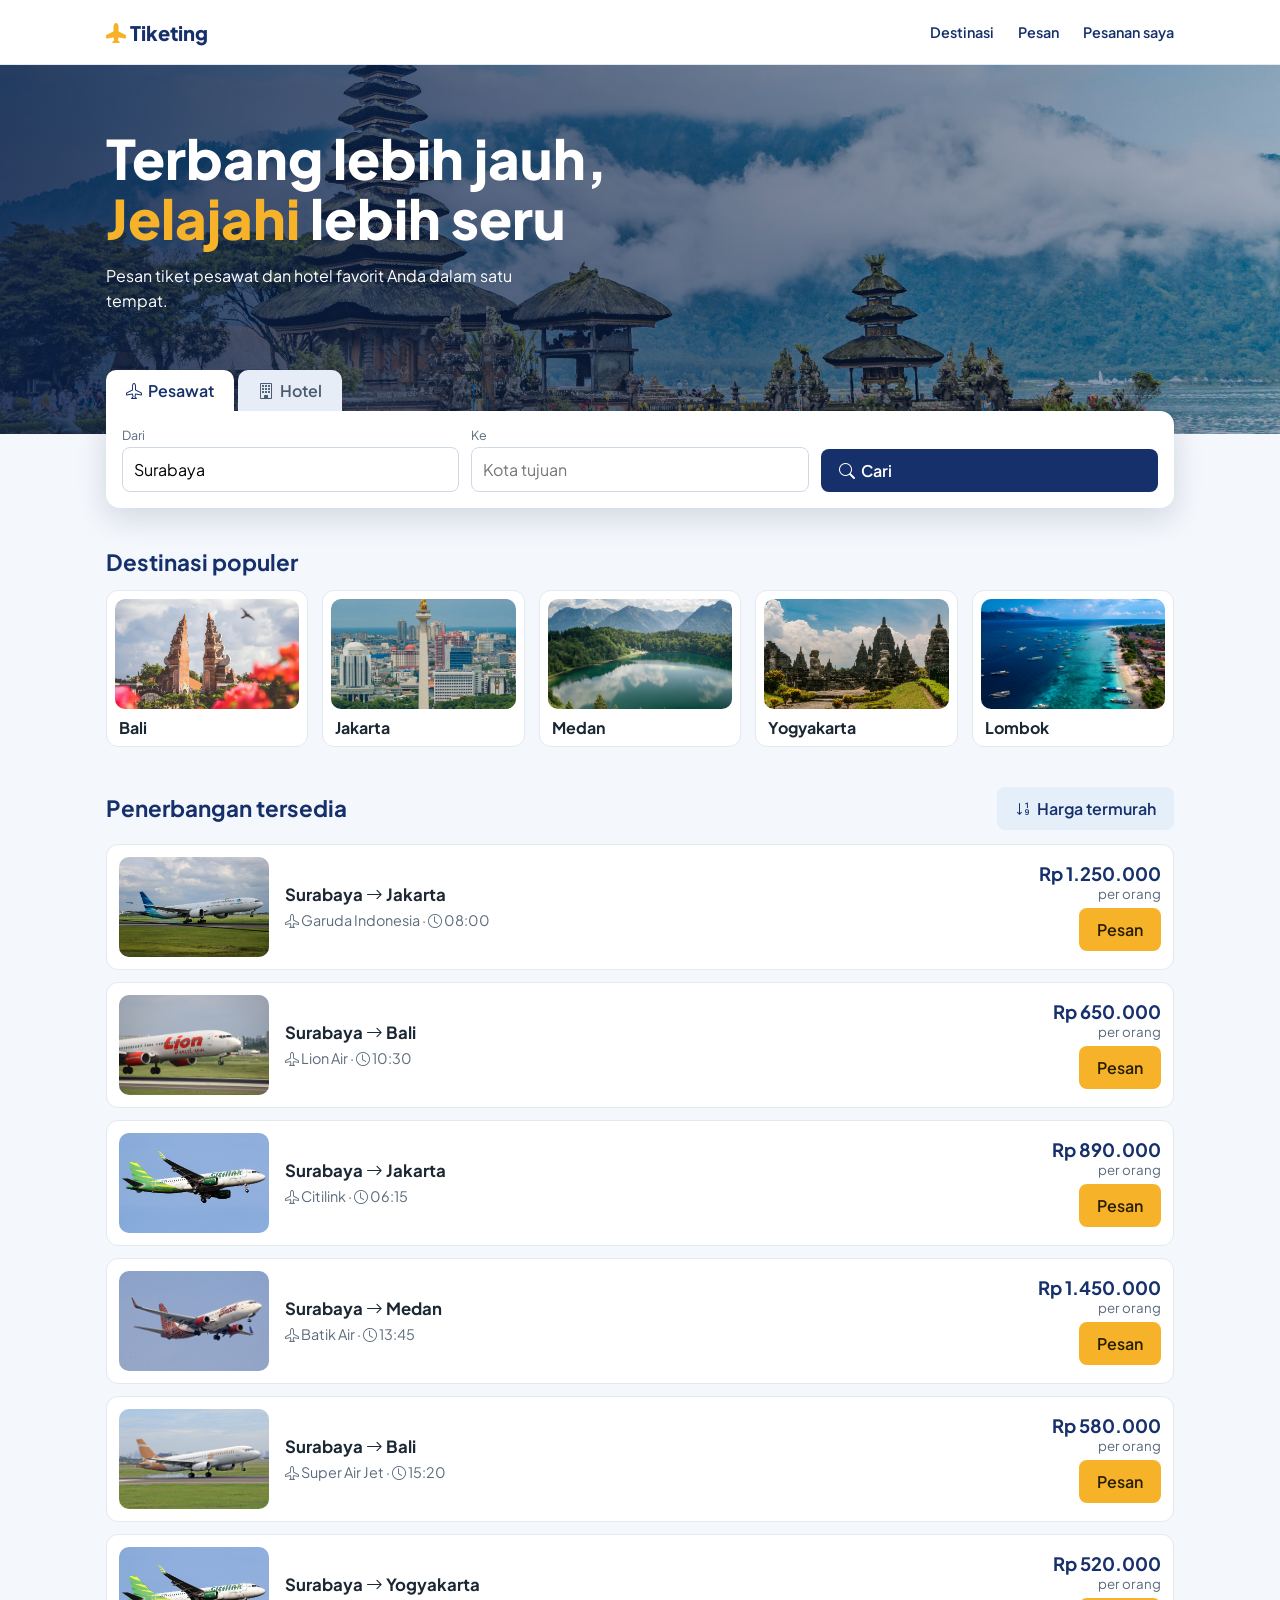
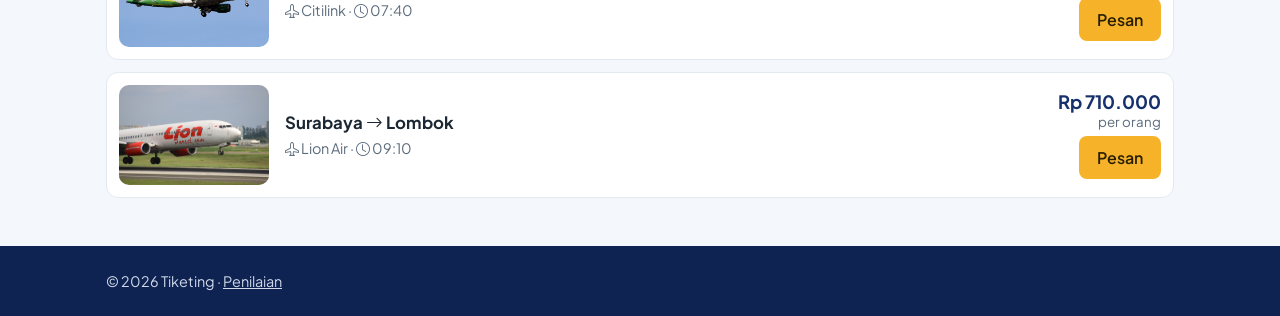
<file: index.html>
<!DOCTYPE html>
<html lang="id">
<head>
<meta charset="UTF-8">
<meta name="viewport" content="width=device-width, initial-scale=1">
<title>Tiketing | Tiket Pesawat dan Hotel</title>
<link rel="preconnect" href="https://fonts.googleapis.com">
<link rel="preconnect" href="https://fonts.gstatic.com" crossorigin>
<link href="https://fonts.googleapis.com/css2?family=Plus+Jakarta+Sans:wght@400;600;800&display=swap" rel="stylesheet">
<link rel="stylesheet" href="https://cdn.jsdelivr.net/npm/bootstrap-icons@1.11.3/font/bootstrap-icons.min.css">
<link rel="stylesheet" href="style.css">
</head>
<body>

<nav><div class="wrap">
  <a class="logo" href="index.html"><i class="bi bi-airplane-fill"></i> Tiketing</a>
  <ul>
    <li><a href="#destinasi">Destinasi</a></li>
    <li><a href="#hasil">Pesan</a></li>
    <li><a href="#pesanan">Pesanan saya</a></li>
  </ul>
</div></nav>

<header class="hero"><div class="wrap">
  <h1>Terbang lebih jauh, <span>Jelajahi</span> lebih seru</h1>
  <p>Pesan tiket pesawat dan hotel favorit Anda dalam satu tempat.</p>
</div></header>

<section class="wrap cari">
  <div class="tab">
    <button class="aktif" data-jenis="penerbangan"><i class="bi bi-airplane"></i> Pesawat</button>
    <button data-jenis="hotel"><i class="bi bi-building"></i> Hotel</button>
  </div>
  <div class="cari-form">
    <div id="asalBox"><label for="asal">Dari</label><input id="asal" value="Surabaya" readonly></div>
    <div><label id="lblKata" for="kata">Ke</label><input id="kata" placeholder="Kota tujuan"></div>
    <button class="btn btn-navy" id="btnCari"><i class="bi bi-search"></i> Cari</button>
  </div>
</section>

<main class="wrap">
  <section class="blok" id="destinasi">
    <h2 class="judul">Destinasi populer</h2>
    <div class="dest-grid">
      <button class="dest" data-kota="Bali"><div class="foto" style="--foto:url('img/bali.jpg')"></div><b>Bali</b></button>
      <button class="dest" data-kota="Jakarta"><div class="foto" style="--foto:url('img/jakarta.jpg')"></div><b>Jakarta</b></button>
      <button class="dest" data-kota="Medan"><div class="foto" style="--foto:url('img/medan.jpg')"></div><b>Medan</b></button>
      <button class="dest" data-kota="Yogyakarta"><div class="foto" style="--foto:url('img/yogyakarta.jpg')"></div><b>Yogyakarta</b></button>
      <button class="dest" data-kota="Lombok"><div class="foto" style="--foto:url('img/lombok.jpg')"></div><b>Lombok</b></button>
    </div>
  </section>

  <section class="blok" id="hasil">
    <div class="judul-bar">
      <h2 class="judul" id="judulHasil">Penerbangan tersedia</h2>
      <button class="btn btn-soft" id="btnUrut"><i class="bi bi-sort-numeric-down"></i> Harga termurah</button>
    </div>
    <div id="daftar"></div>
  </section>

  <section class="blok" id="pesanan" hidden>
    <div class="judul-bar">
      <h2 class="judul">Pesanan saya</h2>
      <button class="btn btn-bahaya" id="btnHapusBatal" hidden><i class="bi bi-trash"></i> Hapus yang dibatalkan</button>
    </div>
    <div id="daftarPesanan"></div>
  </section>
</main>

<footer><div class="wrap">© 2026 Tiketing · <a href="penilaian.html">Penilaian</a></div></footer>

<dialog id="dlg">
  <form id="form">
    <h3 id="dlgJudul"></h3>
    <p class="sub" id="dlgRingkas"></p>
    <label for="nama">Nama lengkap</label>
    <input id="nama" required>
    <label for="email">Email</label>
    <input id="email" type="email" required>
    <label for="jumlah" id="lblJumlah">Jumlah</label>
    <input id="jumlah" type="number" min="1" max="10" value="1" required>
    <label for="metode">Metode pembayaran</label>
    <select id="metode"><option>Transfer bank</option><option>E-wallet</option><option>Kartu kredit</option></select>
    <div class="total">Total <b id="total"></b></div>
    <div class="aksi">
      <button type="button" class="btn btn-soft" id="btnBatal">Batal</button>
      <button class="btn btn-kuning"><i class="bi bi-credit-card"></i> Bayar dan pesan</button>
    </div>
  </form>
</dialog>

<script src="app.js"></script>
<script src="beranda.js"></script>
</body>
</html>
</file>
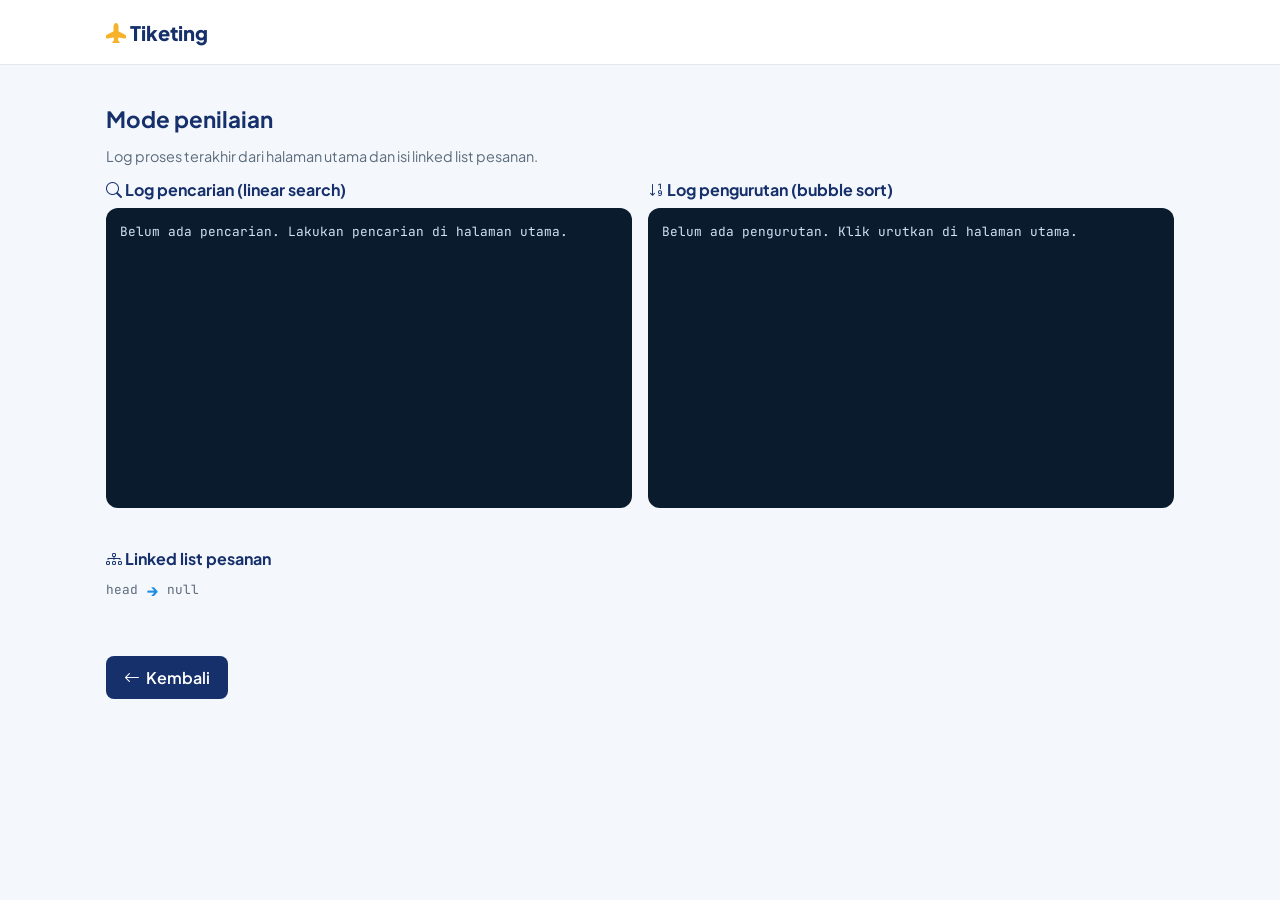
<file: penilaian.html>
<!DOCTYPE html>
<html lang="id">
<head>
<meta charset="UTF-8">
<meta name="viewport" content="width=device-width, initial-scale=1">
<title>Penilaian | Tiketing</title>
<link rel="preconnect" href="https://fonts.googleapis.com">
<link rel="preconnect" href="https://fonts.gstatic.com" crossorigin>
<link href="https://fonts.googleapis.com/css2?family=Plus+Jakarta+Sans:wght@400;600;800&family=JetBrains+Mono&display=swap" rel="stylesheet">
<link rel="stylesheet" href="https://cdn.jsdelivr.net/npm/bootstrap-icons@1.11.3/font/bootstrap-icons.min.css">
<link rel="stylesheet" href="style.css">
</head>
<body>
<nav><div class="wrap">
  <a class="logo" href="index.html"><i class="bi bi-airplane-fill"></i> Tiketing</a>
</div></nav>

<main class="wrap blok">
  <h2 class="judul">Mode penilaian</h2>
  <p class="sub">Log proses terakhir dari halaman utama dan isi linked list pesanan.</p>

  <div class="log-grid">
    <div><h3><i class="bi bi-search"></i> Log pencarian (linear search)</h3><pre id="logCari"></pre></div>
    <div><h3><i class="bi bi-sort-numeric-down"></i> Log pengurutan (bubble sort)</h3><pre id="logUrut"></pre></div>
  </div>

  <h3 class="blok"><i class="bi bi-diagram-3"></i> Linked list pesanan</h3>
  <div id="rantai" class="rantai"></div>

  <p class="blok"><a class="btn btn-navy" href="index.html"><i class="bi bi-arrow-left"></i> Kembali</a></p>
</main>

<script src="app.js"></script>
<script>
  let l = {};
  try { l = JSON.parse(sessionStorage.getItem("log") || "{}"); } catch (e) {}
  document.getElementById("logCari").textContent =
    (l.cari || ["Belum ada pencarian. Lakukan pencarian di halaman utama."]).join("\n");
  document.getElementById("logUrut").textContent =
    (l.urut || ["Belum ada pengurutan. Klik urutkan di halaman utama."]).join("\n");

  // Telusuri linked list: head -> node -> ... -> null
  let html = `<span class="ujung">head</span>`;
  let bantu = riwayat.head;
  while (bantu !== null) {
    html += `<span class="panah">→</span><div class="node">${bantu.data.kode}<br>${bantu.data.judul}</div>`;
    bantu = bantu.next;
  }
  html += `<span class="panah">→</span><span class="ujung">null</span>`;
  document.getElementById("rantai").innerHTML = html;
</script>
</body>
</html>
</file>
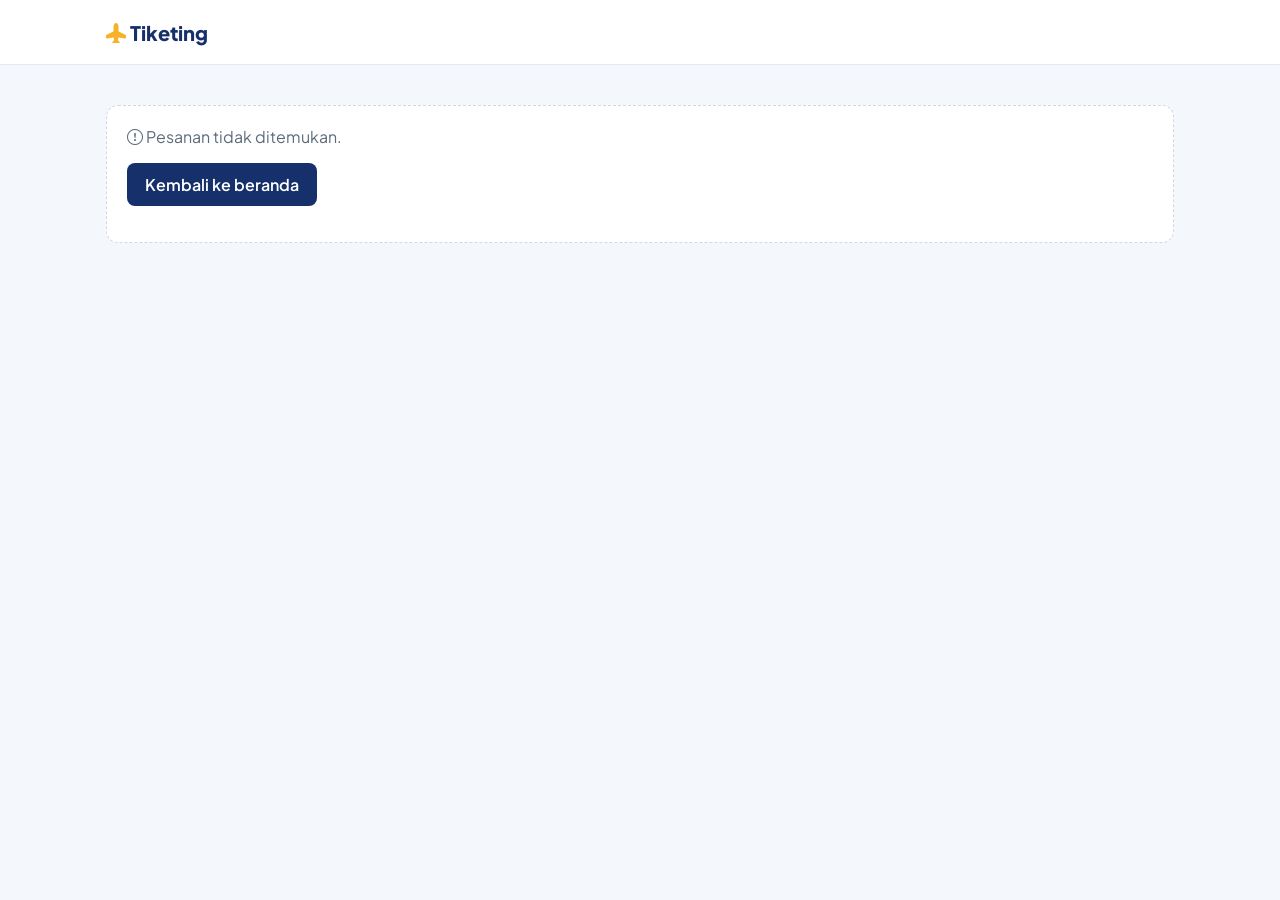
<file: tiket.html>
<!DOCTYPE html>
<html lang="id">
<head>
<meta charset="UTF-8">
<meta name="viewport" content="width=device-width, initial-scale=1">
<title>E-Tiket | Tiketing</title>
<link rel="preconnect" href="https://fonts.googleapis.com">
<link rel="preconnect" href="https://fonts.gstatic.com" crossorigin>
<link href="https://fonts.googleapis.com/css2?family=Plus+Jakarta+Sans:wght@400;600;800&display=swap" rel="stylesheet">
<link rel="stylesheet" href="https://cdn.jsdelivr.net/npm/bootstrap-icons@1.11.3/font/bootstrap-icons.min.css">
<link rel="stylesheet" href="style.css">
</head>
<body>
<nav class="noprint"><div class="wrap">
  <a class="logo" href="index.html"><i class="bi bi-airplane-fill"></i> Tiketing</a>
</div></nav>

<main class="wrap blok" id="isi"></main>

<dialog id="dlgBatal">
  <h3><i class="bi bi-exclamation-triangle"></i> Batalkan pesanan?</h3>
  <p class="sub" id="infoBatal"></p>
  <div class="aksi">
    <button class="btn btn-soft" onclick="document.getElementById('dlgBatal').close()">Tidak</button>
    <button class="btn btn-bahaya" onclick="konfirmasiBatal()"><i class="bi bi-x-circle"></i> Ya, batalkan</button>
  </div>
</dialog>

<script src="app.js"></script>
<script>
  const kode = new URLSearchParams(location.search).get("kode");
  const isi = document.getElementById("isi");

  function tampil() {
    const p = riwayat.cari(kode);
    if (p === null) {
      isi.innerHTML = `<div class="kosong"><i class="bi bi-exclamation-circle"></i> Pesanan tidak ditemukan.
        <p><a class="btn btn-navy" href="index.html">Kembali ke beranda</a></p></div>`;
      return;
    }
    const hotel = p.jenis === "hotel";
    const batal = p.status === "Dibatalkan";
    const refund = Math.round(p.total * (1 - POTONGAN_BATAL));
    const nama = hotel ? "voucher" : "tiket";
    const barcode = [...(p.kode + p.kode)].map(c => `<i style="width:${1 + c.charCodeAt(0) % 4}px"></i>`).join("");

    isi.innerHTML = `
      ${batal
        ? `<div class="gagal noprint"><i class="bi bi-x-circle-fill"></i> Pesanan ini sudah dibatalkan. Dana ${rupiah(refund)} dikembalikan ke ${p.metode}.</div>`
        : `<div class="sukses noprint"><i class="bi bi-check-circle-fill"></i> Pembayaran berhasil. ${hotel ? "Voucher" : "E-tiket"} Anda sudah terbit.</div>`}
      <article class="tiket-card ${batal ? "batal" : ""}">
        <header>
          <span><i class="bi bi-${hotel ? "building" : "airplane-fill"}"></i> ${hotel ? "Voucher Hotel" : "E-Tiket Pesawat"}</span>
          <b>${p.kode}</b>
        </header>
        <div class="tiket-isi">
          <span class="status ${batal ? "s-batal" : "s-aktif"}">${batal ? "Dibatalkan" : "Aktif"}</span>
          <h2>${p.judul}</h2>
          <p class="sub">${p.detail}</p>
          <dl>
            <div><dt>Nama pemesan</dt><dd>${p.nama}</dd></div>
            <div><dt>Email</dt><dd>${p.email}</dd></div>
            <div><dt>${hotel ? "Jumlah malam" : "Penumpang"}</dt><dd>${p.jumlah}</dd></div>
            <div><dt>Total bayar</dt><dd>${rupiah(p.total)}</dd></div>
            <div><dt>Metode</dt><dd>${p.metode}</dd></div>
            <div><dt>Waktu pemesanan</dt><dd>${p.waktu}</dd></div>
            ${batal ? `<div><dt>Dibatalkan pada</dt><dd>${p.waktuBatal || "-"}</dd></div>
                       <div><dt>Dana kembali</dt><dd>${rupiah(refund)}</dd></div>` : ""}
          </dl>
        </div>
        <footer><div class="barcode">${barcode}</div>
          <small>${batal ? "Kode ini tidak berlaku lagi" : `Tunjukkan kode ${p.kode} saat check-in`}</small></footer>
      </article>
      <div class="aksi noprint">
        <a class="btn btn-soft" href="index.html"><i class="bi bi-house"></i> Beranda</a>
        ${batal
          ? `<button class="btn btn-bahaya" onclick="hapusIni()"><i class="bi bi-trash"></i> Hapus pesanan</button>`
          : `<button class="btn btn-bahaya" onclick="bukaBatal()"><i class="bi bi-x-circle"></i> Batalkan ${nama}</button>`}
        <button class="btn btn-navy" onclick="window.print()"><i class="bi bi-printer"></i> Cetak</button>
      </div>`;
  }

  function bukaBatal() {
    const p = riwayat.cari(kode);
    const refund = Math.round(p.total * (1 - POTONGAN_BATAL));
    document.getElementById("infoBatal").textContent =
      `${p.judul} (${p.kode}). Biaya pembatalan ${POTONGAN_BATAL * 100}%, dana kembali ${rupiah(refund)}. Pembatalan tidak dapat diurungkan.`;
    document.getElementById("dlgBatal").showModal();
  }

  function konfirmasiBatal() {
    riwayat.batalkan(kode);   // ubah status node di linked list
    simpan();                 // simpan ke browser
    document.getElementById("dlgBatal").close();
    tampil();
  }

  function hapusIni() {
    if (!confirm("Hapus pesanan " + kode + " dari daftar?")) return;
    riwayat.hapus(kode);
    simpan();
    location.href = "index.html";
  }

  tampil();
</script>
</body>
</html>
</file>
<file: style.css>
:root{
  --navy:#16306b; --navy-dark:#0f2352; --kuning:#f6b32a;
  --bg:#f4f7fb; --ink:#1b2733; --garis:#e3e9f1; --abu:#5b6b7c; --board:#0b1b2e;
  --font:'Plus Jakarta Sans',system-ui,sans-serif;
  --mono:'JetBrains Mono',ui-monospace,monospace;
}
*{box-sizing:border-box}
html{scroll-behavior:smooth}
@media(prefers-reduced-motion:reduce){html{scroll-behavior:auto}}
body{margin:0;font-family:var(--font);background:var(--bg);color:var(--ink)}
.wrap{max-width:1100px;margin:0 auto;padding:0 16px}
button{font:inherit;cursor:pointer}
a{color:var(--navy)}
:focus-visible{outline:3px solid var(--kuning);outline-offset:2px}

/* Navbar */
nav{background:#fff;border-bottom:1px solid var(--garis)}
nav .wrap{display:flex;align-items:center;justify-content:space-between;height:64px}
.logo{font-weight:800;font-size:1.25rem;color:var(--navy);text-decoration:none}
.logo i{color:var(--kuning)}
nav ul{display:flex;gap:24px;list-style:none;margin:0;padding:0;font-size:.9rem;font-weight:600}
nav ul a{text-decoration:none}
@media(max-width:640px){nav ul{display:none}}

/* Tombol */
.btn{display:inline-flex;align-items:center;gap:6px;border:0;border-radius:8px;padding:11px 18px;font-weight:600;text-decoration:none}
.btn-navy{background:var(--navy);color:#fff}
.btn-kuning{background:var(--kuning);color:#2a2000}
.btn-soft{background:#e4effa;color:var(--navy)}

/* Hero dan pencarian */
.hero{color:#fff;padding:64px 0 120px;
  background:
    linear-gradient(90deg,rgba(10,30,70,.85),rgba(10,30,70,.35)),
    url("img/hero.jpg") center/cover,
    linear-gradient(135deg,#16306b,#1a8fe3)}
.hero h1{font-size:clamp(2rem,5vw,3.4rem);line-height:1.1;margin:0 0 14px;font-weight:800;max-width:560px}
.hero h1 span{color:var(--kuning)}
.hero p{margin:0;max-width:440px;line-height:1.6}
.cari{margin-top:-64px;position:relative}
.tab{display:flex;gap:4px}
.tab button{display:flex;align-items:center;gap:6px;border:0;background:#e6edf6;color:#4a5b70;padding:10px 20px;border-radius:10px 10px 0 0;font-weight:600}
.tab button.aktif{background:#fff;color:var(--navy)}
.cari-form{background:#fff;border-radius:0 14px 14px 14px;padding:16px;box-shadow:0 10px 30px rgba(15,35,82,.15);
  display:grid;grid-template-columns:repeat(auto-fit,minmax(160px,1fr));gap:12px;align-items:end}
label{display:block;font-size:.78rem;color:var(--abu);margin:10px 0 4px}
.cari-form label{margin-top:0}
input,select{width:100%;padding:11px;border:1px solid #cfd9e4;border-radius:8px;font:inherit;background:#fff}

/* Bagian umum */
.blok{padding-top:40px}
.judul{font-size:1.4rem;color:var(--navy);margin:0 0 14px}
.judul-bar{display:flex;justify-content:space-between;align-items:center;gap:12px;flex-wrap:wrap;margin-bottom:14px}
.judul-bar .judul{margin:0}
.sub{color:var(--abu);margin:0 0 14px;font-size:.9rem}
.kosong{background:#fff;border:1px dashed #cfd9e4;border-radius:12px;padding:20px;color:var(--abu)}

/* Foto (cadangan gradien jika file foto belum ada) */
.foto{background:var(--foto) center/cover,linear-gradient(135deg,#16306b,#1a8fe3);border-radius:10px}

/* Destinasi */
.dest-grid{display:grid;grid-template-columns:repeat(auto-fit,minmax(150px,1fr));gap:14px}
.dest{border:1px solid var(--garis);background:#fff;border-radius:12px;padding:8px;text-align:left;color:var(--ink)}
.dest .foto{height:110px;margin-bottom:8px}
.dest b{padding:0 4px}

/* Kartu hasil */
.kartu{display:grid;grid-template-columns:150px 1fr auto;gap:16px;align-items:center;background:#fff;
  border:1px solid var(--garis);border-radius:12px;padding:12px;margin-bottom:12px}
.kartu .foto{height:100px}
.kartu h3{margin:0 0 6px;font-size:1.05rem}
.kartu p{margin:0;color:var(--abu);font-size:.9rem}
.kartu .harga{display:flex;flex-direction:column;align-items:flex-end;gap:6px}
.kartu .harga b{font-size:1.15rem;color:var(--navy)}
.kartu .harga small{color:var(--abu);margin-top:-6px}
.bintang{color:var(--kuning);font-size:.75rem}
@media(max-width:640px){
  .kartu{grid-template-columns:1fr}
  .kartu .harga{flex-direction:row;align-items:center;justify-content:space-between}
}

/* Pesanan saya */
.pesanan{display:flex;align-items:center;gap:12px;background:#fff;border:1px solid var(--garis);border-radius:12px;
  padding:12px 16px;margin-bottom:10px;text-decoration:none;color:var(--ink)}
.pesanan span{flex:1}
.pesanan small{display:block;color:var(--abu)}
.pesanan i:first-child{color:var(--navy);font-size:1.3rem}

/* Dialog pemesanan */
dialog{border:0;border-radius:14px;padding:22px;width:92%;max-width:420px}
dialog::backdrop{background:rgba(15,35,82,.5)}
dialog h3{margin:0 0 4px;color:var(--navy)}
.total{display:flex;justify-content:space-between;margin:16px 0;font-size:1.05rem}
.aksi{display:flex;gap:10px;justify-content:flex-end;flex-wrap:wrap;margin-top:16px}

/* Halaman tiket */
.sukses{background:#e6f6ee;color:#14724a;border-radius:10px;padding:12px 16px;margin-bottom:16px;font-weight:600}
.tiket-card{background:#fff;border:1px solid var(--garis);border-radius:14px;overflow:hidden;max-width:640px}
.tiket-card header{display:flex;justify-content:space-between;align-items:center;background:var(--navy);color:#fff;padding:14px 20px}
.tiket-isi{padding:20px}
.tiket-isi h2{margin:0 0 4px;color:var(--navy)}
dl{display:grid;grid-template-columns:repeat(auto-fit,minmax(180px,1fr));gap:14px;margin:16px 0 0}
dt{font-size:.75rem;color:var(--abu)}
dd{margin:2px 0 0;font-weight:600;overflow-wrap:anywhere}
.tiket-card footer{background:#fff;color:var(--ink);margin-top:0;border-top:2px dashed var(--garis);padding:16px 20px;text-align:center}
.barcode{display:flex;justify-content:center;gap:2px;height:48px;margin-bottom:8px}
.barcode i{display:block;height:100%;background:#111}
@media print{
  .noprint{display:none!important}
  body{background:#fff}
  .tiket-card{border:1px solid #999}
}

/* Halaman penilaian */
.log-grid{display:grid;grid-template-columns:repeat(auto-fit,minmax(300px,1fr));gap:16px}
.log-grid h3,h3.blok{font-size:1rem;color:var(--navy);margin:0 0 8px}
pre{background:var(--board);color:#cfe3f7;border-radius:12px;padding:14px;height:300px;overflow:auto;margin:0;font:.8rem/1.6 var(--mono)}
.rantai{display:flex;flex-wrap:wrap;align-items:center;gap:8px;margin-top:10px}
.node{background:#fff;border:2px solid #1a8fe3;border-radius:8px;padding:8px 12px;font-size:.85rem}
.panah{color:#1a8fe3;font-weight:800}
.ujung{font-family:var(--mono);font-size:.8rem;color:var(--abu)}

footer{background:var(--navy-dark);color:#cfd9ea;margin-top:48px;padding:26px 0;font-size:.9rem}
footer a{color:#cfd9ea}

/* Pembatalan */
.btn-bahaya{background:#fdecec;color:#b42318}
.gagal{background:#fdecec;color:#b42318;border-radius:10px;padding:12px 16px;margin-bottom:16px;font-weight:600}
.status{display:inline-block;font-size:.75rem;font-weight:800;padding:4px 10px;border-radius:999px;margin-bottom:8px}
.s-aktif{background:#e6f6ee;color:#14724a}
.s-batal{background:#fdecec;color:#b42318}
.tiket-card.batal header{background:#6b7280}
.tiket-card.batal .barcode{opacity:.2}
.tiket-card.batal h2{text-decoration:line-through;color:var(--abu)}
.pesanan.dibatal .tautan{opacity:.6}

/* Hapus pesanan */
[hidden]{display:none!important}
.pesanan .tautan{display:flex;align-items:center;gap:12px;flex:1;color:inherit;text-decoration:none}
.hapus{border:0;background:#fdecec;color:#b42318;border-radius:8px;padding:8px 10px;font-size:1rem}
</file>
